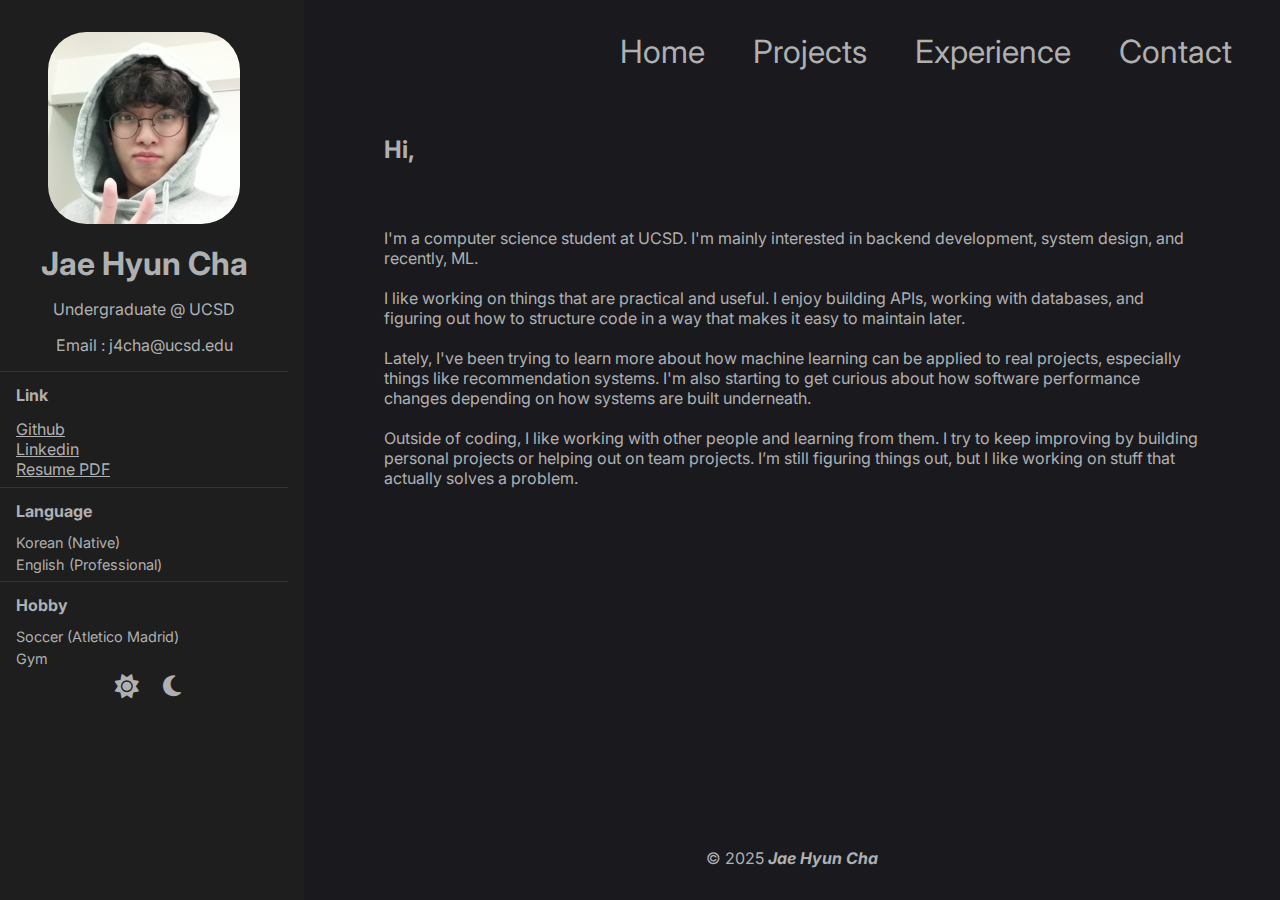
<file: index.html>
<!DOCTYPE html>
<html lang="en">
<head>
    <meta charset="UTF-8">
    <meta name="viewport" content="width=device-width, initial-scale=1.0">
    <meta name="description" content="Jae Hyun Cha's personal website portfolio. Computer Science student at UCSD.">
    
    <meta name="keywords" content="Jae Hyun, UCSD, CS, Developer">
    <meta name="author" content="Jae Hyun Cha">

    <meta property="og:title" content="Jae Hyun Cha's Portfolio">
    <meta property="og:description" content="Hi! I'm Jae Hyun, a CS student at UCSD.">
    
    <title>Jae Hyun Cha's Website</title>
    <link rel="stylesheet" type="text/css" href="styles/styles.css">
    
    <link rel="preconnect" href="https://fonts.googleapis.com">
    <link rel="preconnect" href="https://fonts.gstatic.com" crossorigin>
    <link href="https://fonts.googleapis.com/css2?family=Inter:ital,opsz,wght@0,14..32,100..900;1,14..32,100..900&display=swap" rel="stylesheet">
    <link rel="stylesheet" href="https://cdnjs.cloudflare.com/ajax/libs/font-awesome/6.5.0/css/all.min.css">
</head>
<body>

    <div class="main_layout">
        <aside class="profile_container">
            <picture>
                <source srcset="assets/img/profile-small.webp" media="(max-width: 600px)">
                <source srcset="assets/img/profile-small.webp" media="(max-width: 1024px)">
                <img class="profile_picture"
                     src="assets/img/profile.png"
                     alt="Profile picture of Jae Hyun Cha"
                     style="object-fit: cover; object-position: center;">
            </picture>

            <section class="demography">
                <h2 id="my_name">Jae Hyun Cha</h2>
                <p>Undergraduate @ UCSD</p>
                <p>Email : j4cha@ucsd.edu</p>
            </section>

            <section class="social_container">
                <h2>Link</h2>
                <a href="https://github.com/JaeHyun-Cha-00">Github</a>
                <a href="https://www.linkedin.com/in/jae-hyun-cha-1825a12b9/">Linkedin</a>
                <a href="Resume.pdf">Resume PDF</a>
            </section>

            <section class="languages">
                <h2>Language</h2>
                <p>Korean (Native)</p>
                <p>English (Professional)</p>
            </section>

            <section class="hobby">
                <h2>Hobby</h2>
                <p>Soccer (Atletico Madrid)</p>
                <p>Gym</p>
            </section>

            <section class="toggle">
                <button id="light_mode"><i class="fa-solid fa-sun"></i></button>
                <button id="dark_mode"><i class="fa-solid fa-moon"></i></button>
            </section>
        </aside>

        <main class="main_container">  

            <header>
                <nav class="nav_bar">
                    <a href="/index.html">Home</a>
        
                    <a href="/project.html">Projects</a>
        
                    <a href="/experience.html">Experience</a>
        
                    <a href="/contact.html">Contact</a>
                </nav>
            </header>

            <section class="about_me">
                
                <h2>Hi, </h2>
                
                <p>
                    I'm a computer science student at UCSD. I'm mainly interested in backend development, system design, and recently, ML. <br><br>
                    I like working on things that are practical and useful. I enjoy building APIs, working with databases, and figuring out how to structure code in a way that makes it easy to maintain later. <br><br>
                    Lately, I've been trying to learn more about how machine learning can be applied to real projects, especially things like recommendation systems. I'm also starting to get curious about how software performance changes depending on how systems are built underneath. <br><br>
                    Outside of coding, I like working with other people and learning from them. I try to keep improving by building personal projects or helping out on team projects. I’m still figuring things out, but I like working on stuff that actually solves a problem.
                </p>
            </section>

            <div class="footer_container">
                <p> &copy; 2025 <i><b>Jae Hyun Cha</b></i></p>
            </div>
        </main>
    </div>

    <script>
        const dark_mode_button = document.getElementById("dark_mode");
        const light_mode_button = document.getElementById("light_mode");
        const current_theme = localStorage.getItem('data-theme');
        
        dark_mode_button.addEventListener('click', () => {
            document.documentElement.setAttribute('data-theme', 'dark');
            localStorage.setItem('data-theme', 'dark')
        });

        light_mode_button.addEventListener('click', () => {
            document.documentElement.setAttribute('data-theme', 'light');
            localStorage.setItem('data-theme', 'light')
        })

        if(current_theme){
            document.documentElement.setAttribute('data-theme', current_theme);
        }

    </script>

    <noscript>
        JavaScript is disabled in your browser. Enable JavaScript to use features of this site.
    </noscript>
</body>
</html>
</file>
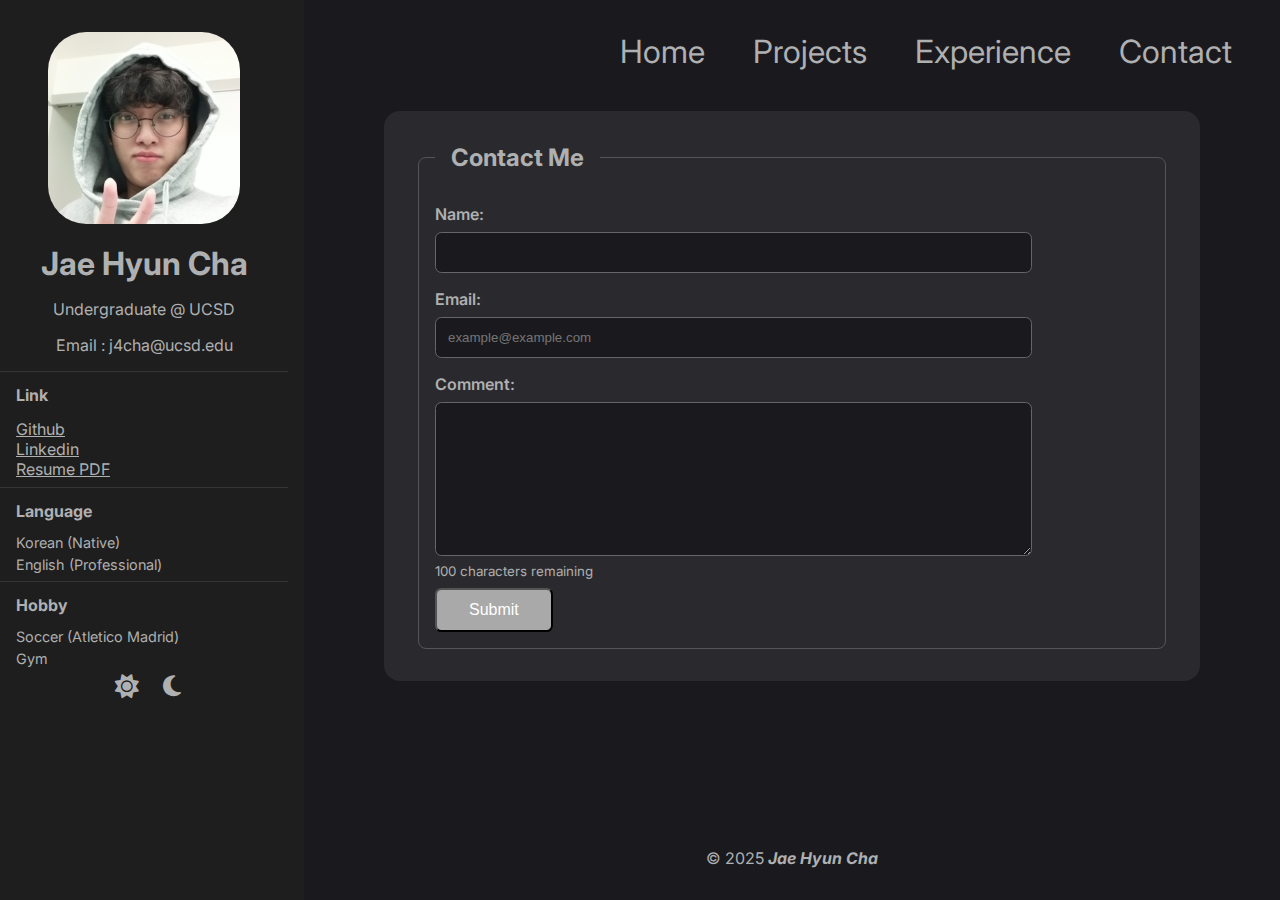
<file: contact.html>
<!DOCTYPE html>
<html lang="en">
<head>
    <meta charset="UTF-8">
    <meta name="viewport" content="width=device-width, initial-scale=1.0">
    <title>Contact</title>

    <link rel="stylesheet" type="text/css" href="styles/styles.css">
    <link rel="stylesheet" type="text/css" href="styles/contact.css">

    <link rel="preconnect" href="https://fonts.googleapis.com">
    <link rel="preconnect" href="https://fonts.gstatic.com" crossorigin>
    <link href="https://fonts.googleapis.com/css2?family=Inter:ital,opsz,wght@0,14..32,100..900;1,14..32,100..900&display=swap" rel="stylesheet">
    <link rel="stylesheet" href="https://cdnjs.cloudflare.com/ajax/libs/font-awesome/6.5.0/css/all.min.css">

    <style>
        @keyframes fade {
            0% {opacity: 1;}
            100% {opacity: 0;}
        }

        .fade {
            animation: fade 2s ease-in-out forwards;
            color: gray;
        }

        .warning {
            color: Orange;
        }
    </style>
</head>

<body>

    <div class="main_layout">
        <aside class="profile_container">
            <picture>
                <source srcset="assets/img/profile-small.webp" media="(max-width: 600px)">
                <source srcset="assets/img/profile-small.webp" media="(max-width: 1024px)">
                <img class="profile_picture"
                     src="assets/img/profile.png"
                     alt="Profile picture of Jae Hyun Cha"
                     style="object-fit: cover; object-position: center;">
            </picture>

            <section class="demography">
                <h2 id="my_name">Jae Hyun Cha</h2>
                <p>Undergraduate @ UCSD</p>
                <p>Email : j4cha@ucsd.edu</p>
            </section>

            <section class="social_container">
                <h2>Link</h2>
                <a href="https://github.com/JaeHyun-Cha-00">Github</a>
                <a href="https://www.linkedin.com/in/jae-hyun-cha-1825a12b9/">Linkedin</a>
                <a href="Resume.pdf">Resume PDF</a>
            </section>

            <section class="languages">
                <h2>Language</h2>
                <p>Korean (Native)</p>
                <p>English (Professional)</p>
            </section>

            <section class="hobby">
                <h2>Hobby</h2>
                <p>Soccer (Atletico Madrid)</p>
                <p>Gym</p>
            </section>

            <section class="toggle">
                <button id="light_mode"><i class="fa-solid fa-sun"></i></button>
                <button id="dark_mode"><i class="fa-solid fa-moon"></i></button>
            </section>
        </aside>

        <main class="main_container">  

            <header>
                <nav class="nav_bar">
                    <a href="/">Home</a>
        
                    <a href="/project.html">Projects</a>
        
                    <a href="/experience.html">Experience</a>
        
                    <a href="/contact.html">Contact</a>
                </nav>
            </header>

            <form method="POST" action="https://httpbin.org/post">
                <fieldset>
                  <legend>Contact Me</legend>
                
                  <label for="name">Name:</label>
                  <input type="text" id="name" name="name" style="color: white;" pattern="[a-zA-Z0-9 ._\-]*" required><br>
                
                  <label for="email">Email:</label>
                  <input type="email" id="email" name="email" placeholder="example@example.com" style="color: white;" pattern="[a-zA-Z0-9 .\-_@]*" required><br>
                
                  <label for="comment">Comment:</label>
                  <textarea id="comment" name="comment" maxlength="100" minlength="5" style="color: white;" required></textarea><br>
                  <small id="length_counter">100 characters remaining</small> <br>
                  <input name="possible_bot" value="true" type="hidden">

                  <button type="submit">Submit</button>

                  <output id="error_message"></output>
                  <output id="info_message"></output>

                  <input type="hidden" name="form-errors" id="form-errors">

                </fieldset>
            </form>

            <template id="thank-you-template">
                <div>
                <h3>Thank you for reaching out!</h3>
                <p>I’ll get back to you as soon as possible.</p>
                </div>
            </template>

            <div class="footer_container">
                <p> &copy; 2025 <i><b>Jae Hyun Cha</b></i></p>
            </div>
        </main>
    </div>

    <script>
        const dark_mode_button = document.getElementById("dark_mode");
        const light_mode_button = document.getElementById("light_mode");
        const current_theme = localStorage.getItem('data-theme');
        
        dark_mode_button.addEventListener('click', () => {
            document.documentElement.setAttribute('data-theme', 'dark');
            localStorage.setItem('data-theme', 'dark')
        });

        light_mode_button.addEventListener('click', () => {
            document.documentElement.setAttribute('data-theme', 'light');
            localStorage.setItem('data-theme', 'light')
        })

        if(current_theme){
            document.documentElement.setAttribute('data-theme', current_theme);
        }

    </script>

    <script>
        const form_errors = [];

        const name_input = document.getElementById('name');
        const comment = document.getElementById('comment');
        const length_counter = document.getElementById('length_counter');
        const error_output = document.getElementById('error_message');
        const form = document.querySelector('form');
        const errorField = document.getElementById('form-errors');

        // Name validation
        name_input.addEventListener('input', function () {
            const valid_letters = /^[a-zA-Z0-9 ._\-]*$/;

            if (!valid_letters.test(name_input.value)) {
                name_input.value = name_input.value.replace(/[^a-zA-Z0-9 ._\-]/g, '');

                name_input.setCustomValidity('Wrong input!');
                error_output.textContent = name_input.validationMessage;

                error_output.classList.remove('fade');
                void error_output.offsetWidth;
                error_output.classList.add('fade');

                form_errors.push({
                    field: 'name',
                    message: 'Has illegal characters'
                });
            } else {
                name_input.setCustomValidity('');
                error_output.textContent = '';
            }
        });

        // Comment length counter
        const maximum_length = 100;
        comment.addEventListener('input', () => {
            const curr_length = comment.value.length;
            const remaining_length = maximum_length - curr_length;

            if (remaining_length >= 50) {
                length_counter.textContent = `${remaining_length} characters remaining`;
                length_counter.classList.remove('warning');
            } else if (remaining_length >= 0) {
                length_counter.textContent = `Warning: ${remaining_length} characters remaining`;
                length_counter.classList.add('warning');
            }
        });

        // Submit handler
        form.addEventListener('submit', function () {
            errorField.value = JSON.stringify(form_errors);
        });
    </script>

    <noscript>
        JavaScript is disabled in your browser. Enable JavaScript to use features of this site.
    </noscript>
</body>
</html>
</file>
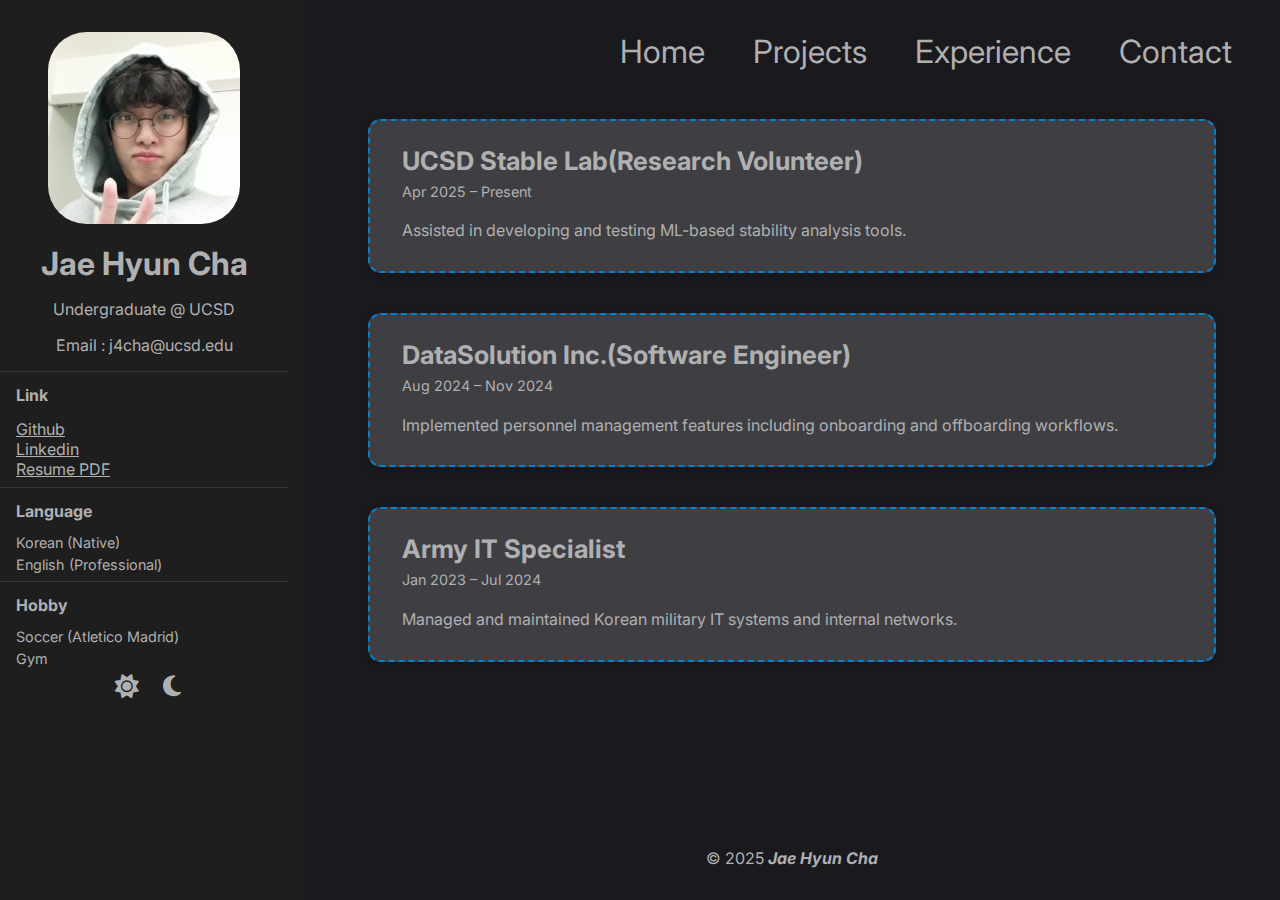
<file: experience.html>
<!DOCTYPE html>
<html lang="en">
<head>
    <meta charset="UTF-8">
    <meta name="viewport" content="width=device-width, initial-scale=1.0">
    <title>Experience</title>

    <link rel="stylesheet" type="text/css" href="styles/styles.css">
    <link rel="stylesheet" type="text/css" href="styles/experience.css">
    
    <link rel="preconnect" href="https://fonts.googleapis.com">
    <link rel="preconnect" href="https://fonts.gstatic.com" crossorigin>
    <link href="https://fonts.googleapis.com/css2?family=Inter:ital,opsz,wght@0,14..32,100..900;1,14..32,100..900&display=swap" rel="stylesheet">
    <link rel="stylesheet" href="https://cdnjs.cloudflare.com/ajax/libs/font-awesome/6.5.0/css/all.min.css">
</head>
<body>

    <div class="main_layout">
        <aside class="profile_container">
            <picture>
                <source srcset="assets/img/profile-small.webp" media="(max-width: 600px)">
                <source srcset="assets/img/profile-small.webp" media="(max-width: 1024px)">
                <img class="profile_picture"
                     src="assets/img/profile.png"
                     alt="Profile picture of Jae Hyun Cha"
                     style="object-fit: cover; object-position: center;">
            </picture>

            <section class="demography">
                <h2 id="my_name">Jae Hyun Cha</h2>
                <p>Undergraduate @ UCSD</p>
                <p>Email : j4cha@ucsd.edu</p>
            </section>

            <section class="social_container">
                <h2>Link</h2>
                <a href="https://github.com/JaeHyun-Cha-00">Github</a>
                <a href="https://www.linkedin.com/in/jae-hyun-cha-1825a12b9/">Linkedin</a>
                <a href="Resume.pdf">Resume PDF</a>
            </section>

            <section class="languages">
                <h2>Language</h2>
                <p>Korean (Native)</p>
                <p>English (Professional)</p>
            </section>

            <section class="hobby">
                <h2>Hobby</h2>
                <p>Soccer (Atletico Madrid)</p>
                <p>Gym</p>
            </section>

            <section class="toggle">
                <button id="light_mode"><i class="fa-solid fa-sun"></i></button>
                <button id="dark_mode"><i class="fa-solid fa-moon"></i></button>
            </section>
        </aside>

        <main class="main_container">  

            <header>
                <nav class="nav_bar">
                    <a href="/index.html">Home</a>
        
                    <a href="/project.html">Projects</a>
        
                    <a href="/experience.html">Experience</a>
        
                    <a href="/contact.html">Contact</a>
                </nav>
            </header>

            <article class="experience_section">
              
                <div class="experience_item">
                  <h2>UCSD Stable Lab <span>(Research Volunteer)</span></h2>
                  <p class="date">Apr 2025 – Present</p>
                  <p>Assisted in developing and testing ML-based stability analysis tools.</p>
                </div>
              
                <div class="experience_item">
                  <h2>DataSolution Inc. <span>(Software Engineer)</span></h2>
                  <p class="date">Aug 2024 – Nov 2024</p>
                  <p>Implemented personnel management features including onboarding and offboarding workflows.</p>
                </div>
              
                <div class="experience_item">
                  <h2>Army IT Specialist</h2>
                  <p class="date">Jan 2023 – Jul 2024</p>
                  <p>Managed and maintained Korean military IT systems and internal networks.</p>
                </div>
            </article>

            <div class="footer_container">
                <p> &copy; 2025 <i><b>Jae Hyun Cha</b></i></p>
            </div>
        </main>
    </div>

    <script>
        const dark_mode_button = document.getElementById("dark_mode");
        const light_mode_button = document.getElementById("light_mode");
        const current_theme = localStorage.getItem('data-theme');
        
        dark_mode_button.addEventListener('click', () => {
            document.documentElement.setAttribute('data-theme', 'dark');
            localStorage.setItem('data-theme', 'dark')
        });

        light_mode_button.addEventListener('click', () => {
            document.documentElement.setAttribute('data-theme', 'light');
            localStorage.setItem('data-theme', 'light')
        })

        if(current_theme){
            document.documentElement.setAttribute('data-theme', current_theme);
        }

    </script>

    <noscript>
        JavaScript is disabled in your browser. Enable JavaScript to use features of this site.
    </noscript>
</body>
</html>
</file>
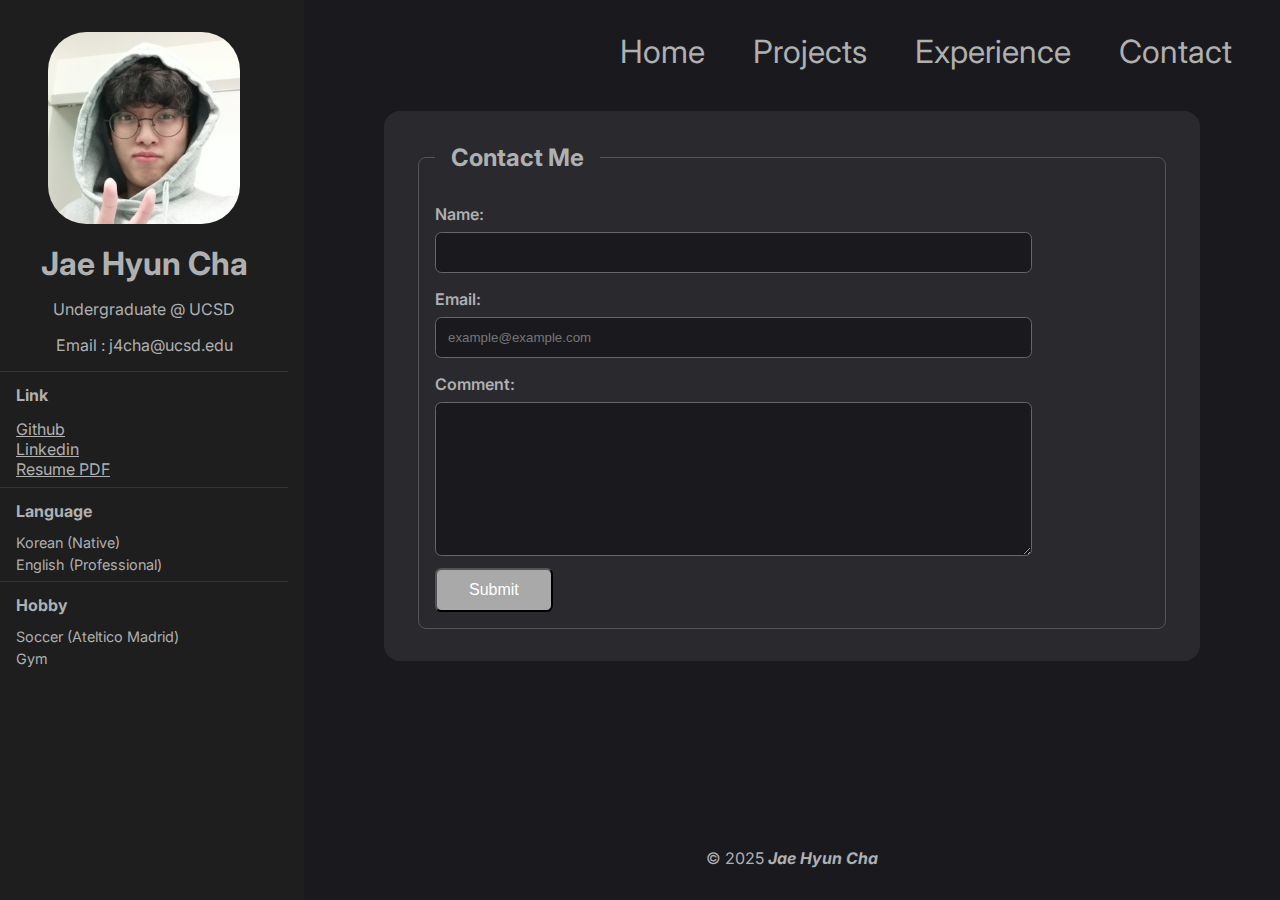
<file: form-no-js.html>
<!DOCTYPE html>
<html lang="en">
<head>
    <meta charset="UTF-8">
    <meta name="viewport" content="width=device-width, initial-scale=1.0">
    <title>Contact</title>

    <link rel="stylesheet" type="text/css" href="styles/styles.css">
    <link rel="stylesheet" type="text/css" href="styles/contact.css">

    <link rel="preconnect" href="https://fonts.googleapis.com">
    <link rel="preconnect" href="https://fonts.gstatic.com" crossorigin>
    <link href="https://fonts.googleapis.com/css2?family=Inter:ital,opsz,wght@0,14..32,100..900;1,14..32,100..900&display=swap" rel="stylesheet">
    <link rel="stylesheet" href="https://cdnjs.cloudflare.com/ajax/libs/font-awesome/6.5.0/css/all.min.css">
</head>

<body>

    <div class="main_layout">
        <aside class="profile_container">
            <picture>
                <source srcset="assets/img/profile-small.webp" media="(max-width: 600px)">
                <source srcset="assets/img/profile-small.webp" media="(max-width: 1024px)">
                <img class="profile_picture"
                     src="assets/img/profile.png"
                     alt="Profile picture of Jae Hyun Cha"
                     style="object-fit: cover; object-position: center;">
            </picture>

            <section class="demography">
                <h2 id="my_name">Jae Hyun Cha</h2>
                <p>Undergraduate @ UCSD</p>
                <p>Email : j4cha@ucsd.edu</p>
            </section>

            <section class="social_container">
                <h2>Link</h2>
                <a href="https://github.com/JaeHyun-Cha-00">Github</a>
                <a href="https://www.linkedin.com/in/jae-hyun-cha-1825a12b9/">Linkedin</a>
                <a href="Resume.pdf">Resume PDF</a>
            </section>

            <section class="languages">
                <h2>Language</h2>
                <p>Korean (Native)</p>
                <p>English (Professional)</p>
            </section>

            <section class="hobby">
                <h2>Hobby</h2>
                <p>Soccer (Ateltico Madrid)</p>
                <p>Gym</p>
            </section>
        </aside>

        <main class="main_container">  

            <header>
                <nav class="nav_bar">
                    <a href="/">Home</a>
        
                    <a href="/project.html">Projects</a>
        
                    <a href="/experience.html">Experience</a>
        
                    <a href="/contact.html">Contact</a>
                </nav>
            </header>

            <!-- Part 2: HTML and CSS Only Validation -->

            <form method="POST" action="https://httpbin.org/post">
                <fieldset>
                  <legend>Contact Me</legend>
                
                  <label for="name">Name:</label>
                  <input type="text" id="name" name="name" style="color: white;" pattern="[a-zA-Z0-9 .\-_]*" required><br>
                
                  <label for="email">Email:</label>
                  <input type="email" id="email" name="email" placeholder="example@example.com" style="color: white;" pattern="[a-zA-Z0-9 .\-_@]*" required><br>
                
                  <label for="comment">Comment:</label>
                  <textarea id="comment" name="comment" minlength="5" style="color: white;" required></textarea><br>
                
                  <input name="possible_bot" value="true" type="hidden">

                  <button type="submit">Submit</button>

                  <output id="error_message"></output>
                  <output id="info_message"></output>
                </fieldset>
            </form>

            <template id="thank-you-template">
                <div>
                <h3>Thank you for reaching out!</h3>
                <p>I’ll get back to you as soon as possible.</p>
                </div>
            </template>

            <div class="footer_container">
                <p> &copy; 2025 <i><b>Jae Hyun Cha</b></i></p>
            </div>
        </main>
    </div>

    <noscript>
        JavaScript is disabled in your browser. Enable JavaScript to use features of this site.
    </noscript>
</body>
</html>
</file>
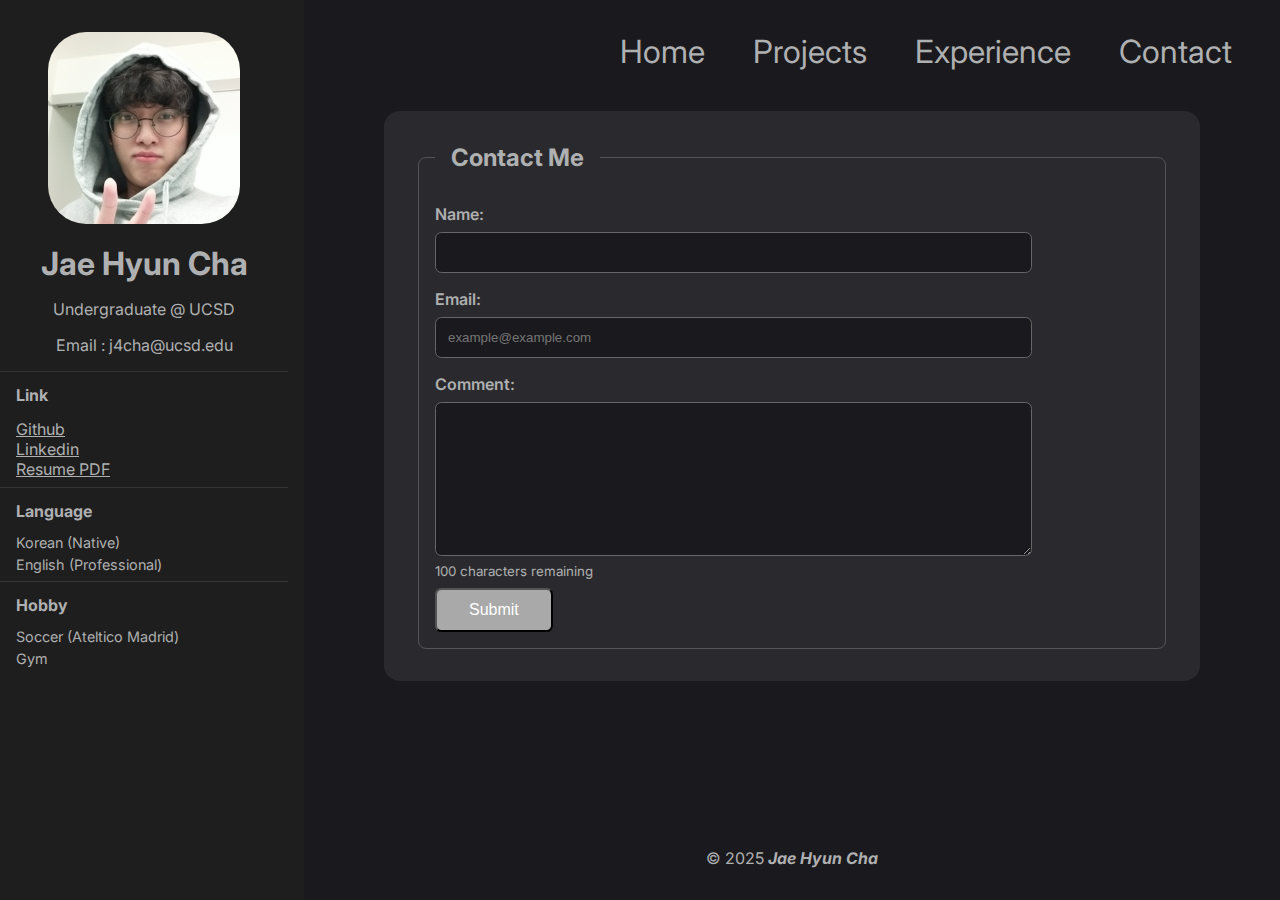
<file: form-with-js.html>
<!DOCTYPE html>
<html lang="en">
<head>
    <meta charset="UTF-8">
    <meta name="viewport" content="width=device-width, initial-scale=1.0">
    <title>Contact</title>

    <link rel="stylesheet" type="text/css" href="styles/styles.css">
    <link rel="stylesheet" type="text/css" href="styles/contact.css">

    <link rel="preconnect" href="https://fonts.googleapis.com">
    <link rel="preconnect" href="https://fonts.gstatic.com" crossorigin>
    <link href="https://fonts.googleapis.com/css2?family=Inter:ital,opsz,wght@0,14..32,100..900;1,14..32,100..900&display=swap" rel="stylesheet">
    <link rel="stylesheet" href="https://cdnjs.cloudflare.com/ajax/libs/font-awesome/6.5.0/css/all.min.css">

    <style>
        @keyframes fade {
            0% {opacity: 1;}
            100% {opacity: 0;}
        }

        .fade {
            animation: fade 2s ease-in-out forwards;
            color: gray;
        }

        .warning {
            color: Orange;
        }
    </style>
</head>

<body>

    <div class="main_layout">
        <aside class="profile_container">
            <picture>
                <source srcset="assets/img/profile-small.webp" media="(max-width: 600px)">
                <source srcset="assets/img/profile-small.webp" media="(max-width: 1024px)">
                <img class="profile_picture"
                     src="assets/img/profile.png"
                     alt="Profile picture of Jae Hyun Cha"
                     style="object-fit: cover; object-position: center;">
            </picture>

            <section class="demography">
                <h2 id="my_name">Jae Hyun Cha</h2>
                <p>Undergraduate @ UCSD</p>
                <p>Email : j4cha@ucsd.edu</p>
            </section>

            <section class="social_container">
                <h2>Link</h2>
                <a href="https://github.com/JaeHyun-Cha-00">Github</a>
                <a href="https://www.linkedin.com/in/jae-hyun-cha-1825a12b9/">Linkedin</a>
                <a href="Resume.pdf">Resume PDF</a>
            </section>

            <section class="languages">
                <h2>Language</h2>
                <p>Korean (Native)</p>
                <p>English (Professional)</p>
            </section>

            <section class="hobby">
                <h2>Hobby</h2>
                <p>Soccer (Ateltico Madrid)</p>
                <p>Gym</p>
            </section>
        </aside>

        <main class="main_container">  

            <header>
                <nav class="nav_bar">
                    <a href="/">Home</a>
        
                    <a href="/project.html">Projects</a>
        
                    <a href="/experience.html">Experience</a>
        
                    <a href="/contact.html">Contact</a>
                </nav>
            </header>

            <!-- Part 2: HTML and CSS Only Validation -->

            <form method="POST" action="https://httpbin.org/post">
                <fieldset>
                  <legend>Contact Me</legend>
                
                  <label for="name">Name:</label>
                  <input type="text" id="name" name="name" style="color: white;" pattern="[a-zA-Z0-9 ._\-]*" required><br>
                
                  <label for="email">Email:</label>
                  <input type="email" id="email" name="email" placeholder="example@example.com" style="color: white;" pattern="[a-zA-Z0-9 .\-_@]*" required><br>
                
                  <label for="comment">Comment:</label>
                  <textarea id="comment" name="comment" maxlength="100" minlength="5" style="color: white;" required></textarea><br>
                  <small id="length_counter">100 characters remaining</small> <br>
                  <input name="possible_bot" value="true" type="hidden">

                  <button type="submit">Submit</button>

                  <output id="error_message"></output>
                  <output id="info_message"></output>

                  <input type="hidden" name="form-errors" id="form-errors">

                </fieldset>
            </form>

            <script>
                const form_errors = [];
            
                const name_input = document.getElementById('name');
                const comment = document.getElementById('comment');
                const length_counter = document.getElementById('length_counter');
                const error_output = document.getElementById('error_message');
                const form = document.querySelector('form');
                const errorField = document.getElementById('form-errors');
            
                // Name validation
                name_input.addEventListener('input', function () {
                    const valid_letters = /^[a-zA-Z0-9 ._\-]*$/;
            
                    if (!valid_letters.test(name_input.value)) {
                        name_input.value = name_input.value.replace(/[^a-zA-Z0-9 ._\-]/g, '');
            
                        name_input.setCustomValidity('Wrong input!');
                        error_output.textContent = name_input.validationMessage;
            
                        error_output.classList.remove('fade');
                        void error_output.offsetWidth;
                        error_output.classList.add('fade');
            
                        form_errors.push({
                            field: 'name',
                            message: 'Has illegal characters'
                        });
                    } else {
                        name_input.setCustomValidity('');
                        error_output.textContent = '';
                    }
                });
            
                // Comment length counter
                const maximum_length = 100;
                comment.addEventListener('input', () => {
                    const curr_length = comment.value.length;
                    const remaining_length = maximum_length - curr_length;
            
                    if (remaining_length >= 50) {
                        length_counter.textContent = `${remaining_length} characters remaining`;
                        length_counter.classList.remove('warning');
                    } else if (remaining_length >= 0) {
                        length_counter.textContent = `Warning: ${remaining_length} characters remaining`;
                        length_counter.classList.add('warning');
                    }
                });
            
                // Submit handler
                form.addEventListener('submit', function () {
                    errorField.value = JSON.stringify(form_errors);
                });
            </script>
            
            <template id="thank-you-template">
                <div>
                <h3>Thank you for reaching out!</h3>
                <p>I’ll get back to you as soon as possible.</p>
                </div>
            </template>

            <div class="footer_container">
                <p> &copy; 2025 <i><b>Jae Hyun Cha</b></i></p>
            </div>
        </main>
    </div>

    <noscript>
        JavaScript is disabled in your browser. Enable JavaScript to use features of this site.
    </noscript>
</body>
</html>
</file>
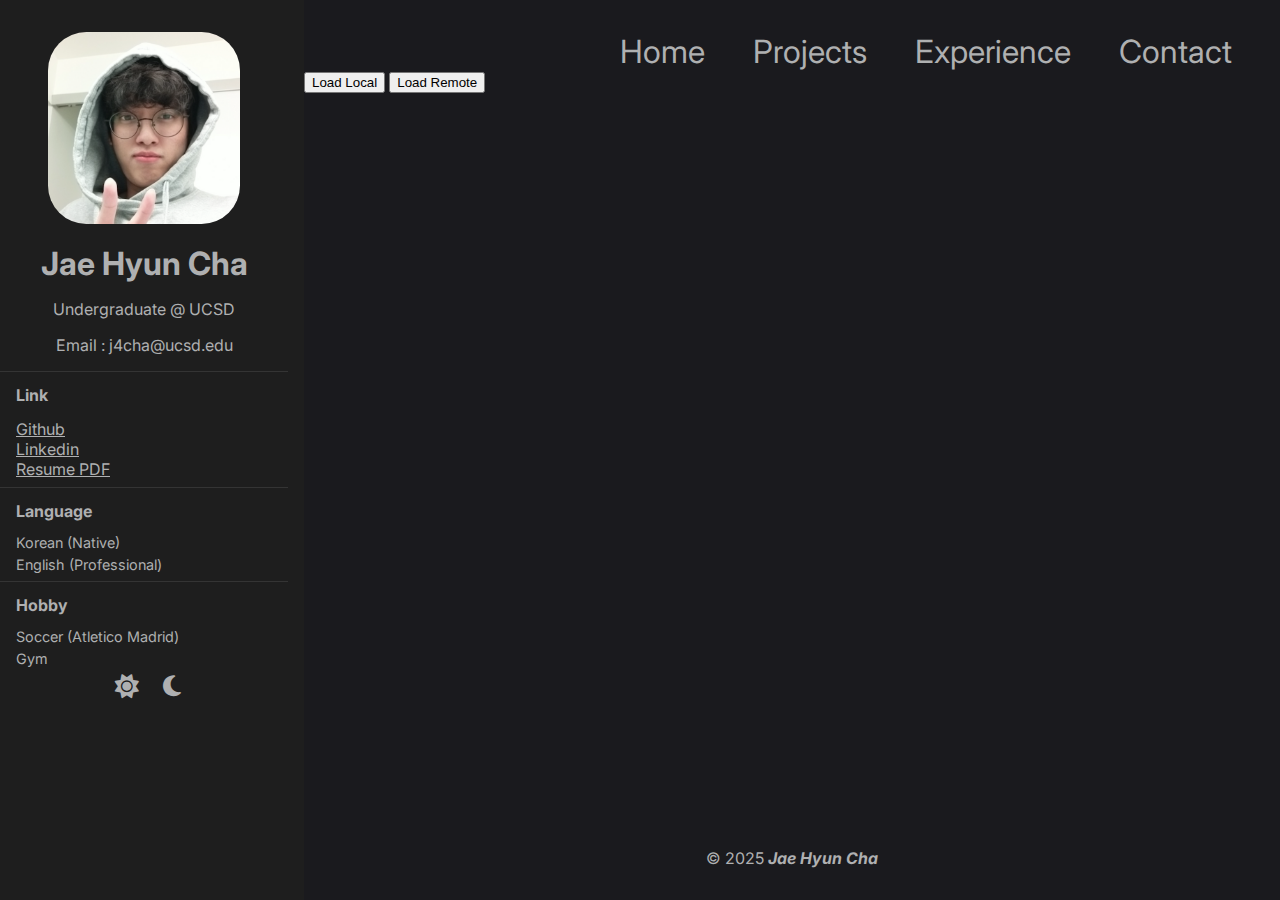
<file: project.html>
<!DOCTYPE html>
<html lang="en">
<head>
  <meta charset="UTF-8">
  <meta name="viewport" content="width=device-width, initial-scale=1.0">
  <title>Projects</title>

  <link rel="stylesheet" type="text/css" href="styles/styles.css">
  <link rel="stylesheet" type="text/css" href="styles/project.css">

  <link rel="preconnect" href="https://fonts.googleapis.com">
  <link rel="preconnect" href="https://fonts.gstatic.com" crossorigin>
  <link href="https://fonts.googleapis.com/css2?family=Inter:wght@400;600;700&display=swap" rel="stylesheet">
  <link rel="stylesheet" href="https://cdnjs.cloudflare.com/ajax/libs/font-awesome/6.5.0/css/all.min.css">
</head>
<body>
  <div class="main_layout">
    <aside class="profile_container">
      <picture>
        <source srcset="assets/img/profile-small.webp" media="(max-width: 600px)">
        <source srcset="assets/img/profile-small.webp" media="(max-width: 1024px)">
        <img class="profile_picture"
             src="assets/img/profile.png"
             alt="Profile picture of Jae Hyun Cha"
             style="object-fit: cover; object-position: center;">
      </picture>

      <section class="demography">
        <h2 id="my_name">Jae Hyun Cha</h2>
        <p>Undergraduate @ UCSD</p>
        <p>Email : j4cha@ucsd.edu</p>
      </section>

      <section class="social_container">
        <h2>Link</h2>
        <a href="https://github.com/JaeHyun-Cha-00">Github</a>
        <a href="https://www.linkedin.com/in/jae-hyun-cha-1825a12b9/">Linkedin</a>
        <a href="Resume.pdf">Resume PDF</a>
      </section>

      <section class="languages">
        <h2>Language</h2>
        <p>Korean (Native)</p>
        <p>English (Professional)</p>
      </section>

      <section class="hobby">
        <h2>Hobby</h2>
        <p>Soccer (Atletico Madrid)</p>
        <p>Gym</p>
      </section>

      <section class="toggle">
        <button id="light_mode"><i class="fa-solid fa-sun"></i></button>
        <button id="dark_mode"><i class="fa-solid fa-moon"></i></button>
      </section>
    </aside>

    <main class="main_container">  
      <header>
        <nav class="nav_bar">
          <a href="/index.html">Home</a>
          <a href="/project.html">Projects</a>
          <a href="/experience.html">Experience</a>
          <a href="/contact.html">Contact</a>
        </nav>
      </header>

      <div class="button_container">
        <button id="load_local">Load Local</button>
        <button id="load_remote">Load Remote</button>
      </div>

      <section id="projects" aria-label="Project showcase"></section>

      <div class="footer_container">
        <p>&copy; 2025 <i><b>Jae Hyun Cha</b></i></p>
      </div>
    </main>
  </div>

  <script src="scripts/project-card.js"></script>

  <script>
    const dark_mode_button = document.getElementById("dark_mode");
    const light_mode_button = document.getElementById("light_mode");
    const current_theme = localStorage.getItem('data-theme');
    
    dark_mode_button.addEventListener('click', () => {
      document.documentElement.setAttribute('data-theme', 'dark');
      localStorage.setItem('data-theme', 'dark');
    });

    light_mode_button.addEventListener('click', () => {
      document.documentElement.setAttribute('data-theme', 'light');
      localStorage.setItem('data-theme', 'light');
    });

    if(current_theme){
      document.documentElement.setAttribute('data-theme', current_theme);
    }
  </script>

  <noscript>
    JavaScript is disabled in your browser. Enable JavaScript to use features of this site.
  </noscript>
</body>
</html>
</file>
<file: styles/styles.css>
@import 'variables.css';

html {
    font-family: var(--fontfamily, 'Helvetica', sans-serif);
    color: var(--text_color, #afb0b1);

    body {
        height: 100%;
        margin: 0;
        padding: 0;
        display: flex;
        flex-direction: column;
        min-height: 100dvh;
        background-color: var(--profile_background_color, #1e1e1e);

        main {
            flex: 1;
        }

        .main_layout {
            display: flex;
            gap: 1rem;
            flex: 1;

            > .profile_container {
                overflow-y: auto;
                max-height: 100dvh;

                #my_name {
                    font-size: 2rem;
                    font-weight: bold;
                    margin-top: 1rem;
                    margin-bottom: 0;
                    text-align: center;
                }

                > .demography {
                    text-align: center;
                }
            }

            > .main_container {
                background-color: var(--main_background_color, #1a1a1e);
            }
        }

        .main_container {
            display: flex;
            flex-direction: column;
            min-height: 100%;

            > .about_me h2,
              .about_me p {
                margin-top: 4rem;
                margin-left: 5rem;
                margin-right: 5rem;
            }

            > .skills,
            .tmi {
                margin-left: 2rem;
                margin-right: 2rem;
            }
        }

        .footer_container {
            text-align: center;
            padding: 1rem;
            margin-top: auto;
        }

        footer {
            padding: 1rem;
            text-align: center;
        }

        /* Nav Bar */
        .nav_bar {
            margin-top: 2rem;
            margin-right: 3rem;
            justify-content: right;
            display: flex;
            gap: 3rem;

            a {
                color: var(--text_color, #afb0b1);
                text-decoration: none;
                font-size: 2rem;
            }
        }

        /* Aside */
        .profile_picture {
            width: 12rem;
            height: auto;
            border-radius: 20%;
            margin-top: 2rem;
            margin-left: 3rem;
            margin-right: 3rem;
        }

        .social_container {
            display: flex;
            flex-direction: column;
        }

        .languages,
        .hobby,
        .social_container {
            margin-top: 0.5rem;
            padding: 0 1rem;
            border-top: 1px solid rgba(255, 255, 255, 0.1);

            h2 {
                font-size: 1rem;
            }

            p:first-child {
                font-size: 0.9rem;
                margin-bottom: 0.5rem;
            }

            p:not(:first-child) {
                margin: 0.3rem 0;
                font-size: 0.9rem;
            }
        }

        .toggle {
            text-align: center;
          }
          
          .toggle button {
            background: none;
            color: #afb0b1;
            border: none;
            cursor: pointer;
            font-size: 1.5rem;
            margin-left: 0.5rem;
          }

        a,
        a:visited,
        a:hover,
        a:active {
            color: var(--text_color, #ffffff);
        }
    }
}

html[data-theme="light"] {
    --main_background_color: white;
    --profile_background_color: white;
    --container_color: white;
    --text_color: #000000;
}
  
html[data-theme="dark"] {
    --main_background_color: #1a1a1e;
    --profile_background_color: #1e1e1e;
    --text_color: #afb0b1;
}

/* Mobile */
@media (max-width: 600px) {
    .main_layout {
        flex-direction: column;
    }
  
    .profile_container {
        display: flex;
        flex-direction: column;
        align-items: center;
        text-align: center;
        margin-bottom: 1.5rem;
    }
  
    .profile_picture {
        width: 8rem;
    }
  
    .main_container .about_me h2, p {
        margin: 1.5rem;
    }
  
    .nav_bar {
        justify-content: center !important;
        gap: 1rem !important;
        margin: 1rem 0 !important;
      }
    
      .nav_bar a {
        font-size: 1.2rem !important;
    }
}
  
/* Tablet */
@media (min-width: 601px) and (max-width: 1024px) {
    .main_layout {
        flex-direction: column;
    }
    
    .profile_container {
        display: flex;
        flex-direction: column;
        align-items: center;
        text-align: center;
        padding: 1rem;
    }
    
    .profile_picture {
        width: 10rem;
    }
    
    .main_container .about_me p {
        margin: 2rem;
    }

    .nav_bar {
        align-items: center;
        gap: 1rem;
        justify-content: center !important;
        text-align: center;
    }
}
</file>
<file: styles/contact.css>
@import 'variables.css';

form {
    margin: 2.5rem 5rem;
    padding: 2rem;
    background-color: var(--container_color, #2a2a2e);
    border-radius: 1rem;
    font-size: 1rem;

    fieldset {
        border: 1px solid #555;
        padding: 1rem;
        border-radius: 0.5rem;
    }

    legend {
        font-size: 1.5rem;
        font-weight: bold;
        padding: 0 1rem;
    }

    label {
        display: block;
        margin-top: 1rem;
        font-weight: 600;
    }

    input,
    textarea {
        width: 100%;
        max-width: 80%;
        padding: 0.75rem;
        margin-top: 0.5rem;
        background-color: var(--main_background_color, #1a1a1e);
        border: 1px solid #666;
        border-radius: 0.4rem;
        color: var(--text_color);
    }

    textarea {
        height: 8rem;
        resize: vertical;
    }

    button {
        margin-top: 0.5rem;
        padding: 0.7rem 2rem;
        background-color: darkgray;
        color: white;
        border-radius: 0.4rem;
        cursor: pointer;
        font-size: 1rem;
        transition: var(--transition-bg, background-color 0.3s ease);

        &:hover {
        background-color: #0056b3;
        }
    }
}
</file>
<file: styles/experience.css>
@import 'variables.css';

.experience_section {
    margin: 3rem 4rem;
    display: flex;
    flex-direction: column;
    gap: 2.5rem;

    h2 {
        display: flex;
        font-size: 2.5rem;
        margin-bottom: 2rem;
        text-align: center;
    }

    .experience_item {
        /* Extra Credit (Using color-mix()) */
        background-color: color-mix(in srgb, var(--container_color, #2a2a2e) 90%, white 10%);
        padding: 1.5rem 2rem;
        border-radius: 0.8rem;
        box-shadow: 0 2px 8px rgba(0, 0, 0, 0.2);

        h2 {
            margin: 0;
            font-size: 1.6rem;
        }

        .date {
            font-size: 0.9rem;
            margin: 0.3rem 0 1rem 0;
        }

        p {
            margin: 0.3rem 0;
            line-height: 1.5;
            font-size: 1rem;
        }

        /* Extra Credit (Using has()) */
        &:has(h2) {
          border: 2px dashed color(display-p3 0 0.5 0.8);
        }
    }
}
</file>
<file: styles/project.css>
@import 'variables.css';

.main_container {
    ul {
        margin-top: 3rem;
        margin-left: 1rem;
        margin-right: 2rem;
        display: flex;
        flex-direction: column;
        gap: 2rem;
        list-style: none;

        > li {
            animation: fade_appear 0.8s ease-out forwards;
            box-shadow: 0 0 10px rgba(0,0,0,0.15);
            transition: transform 0.3s ease, box-shadow 0.3s ease;

            &:hover {
                transform: translateY(-5px);
                box-shadow: 0 10px 20px rgba(0,0,0,0.3);
            }
        }
    }

    details {
        border-radius: 1rem;
        padding: 1rem;
        transition: var(--transition-bg, background-color 0.3s ease);

        &[open] {
            background-color: var(--container_color, #2a2a2e);
        }

        p {
            padding-left: 1rem;
            padding-right: 1rem;
        }
    }

    summary {
        font-size: 1.5rem;
        font-weight: bold;
        cursor: pointer;
    }

    figure {
        margin: 1rem 0;
        text-align: center;

        img {
            width: 50%;
            height: auto;
            border-radius: 8px;
        }

        figcaption {
            margin-top: 0.5rem;
            font-size: 0.9rem;
            font-style: italic;
        }
    }
    }

    @keyframes fade_appear {
    from {
        opacity: 0;
        transform: translateY(30px);
    }
    to {
        opacity: 1;
        transform: translateY(0);
    }
}
</file>
